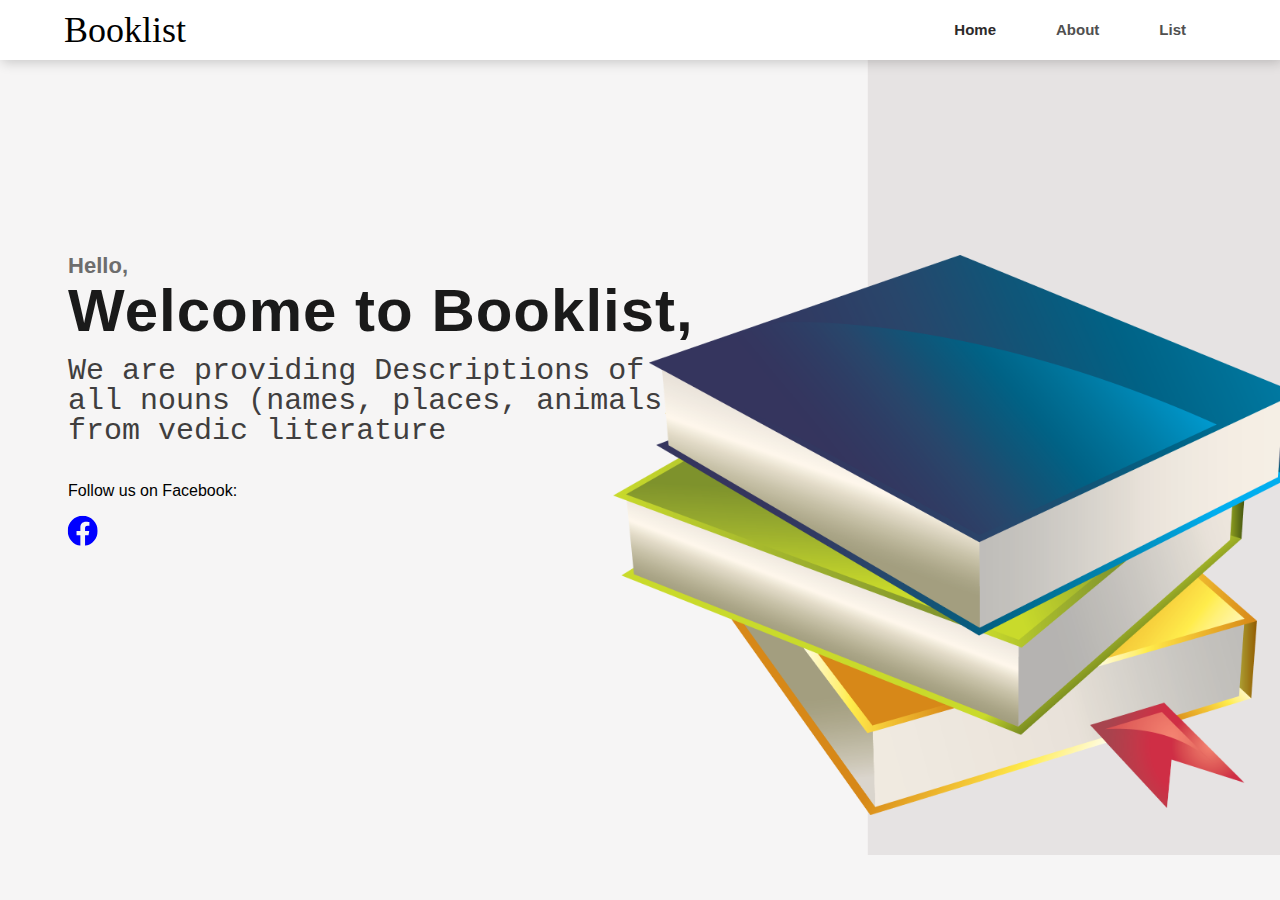
<file: index.html>
<!DOCTYPE html>
<html lang="en">
<head>
    <meta charset="UTF-8">
    <title>Booklist</title>
    <link rel="stylesheet" type="text/css" href="css/style.css">
</head>

<body>
    <section>
        <!--navigation-->
        <nav>
            <!--logo-->
            <a href="index.html" class="logo">Booklist</a>
            <!--menu-->
            <ul>
                <li><a href="index.html" class="active">Home</a></li>
                <li><a href="html/about.html">About</a></li>
                <li><a href="html/list.html">List</a></li>
            </ul>
        </nav>
        <!--text----------------------------------->
        <div class="text-container">
            <p>Hello,</p>
            <p>Welcome to Booklist,</p>
            <p>We are providing Descriptions of <br> all nouns (names, places, animals, things) <br> from vedic literature</p>
            <p>Follow us on Facebook:</p>
            <svg xmlns="http://www.w3.org/2000/svg" width="30" height="30" fill="blue" class="bi bi-facebook" viewBox="0 0 16 16">
                <path fill-rule="evenodd" d="M16 8.049c0-4.446-3.582-8.05-8-8.05C3.58 0-.002 3.603-.002 8.05c0 4.017 2.926 7.347 6.75 7.951v-5.625h-2.03V8.05H6.75V6.275c0-2.017 1.195-3.131 3.022-3.131.876 0 1.791.157 1.791.157v1.98h-1.009c-.993 0-1.303.621-1.303 1.258v1.51h2.218l-.354 2.326H9.25V16c3.824-.604 6.75-3.934 6.75-7.951z"/>
              </svg>

        </div>
        <!--model---------------------------------->
            <img src="images/book_pic.png" class="model" alt="model">
    </section> 
 </body>
</html>
</file>
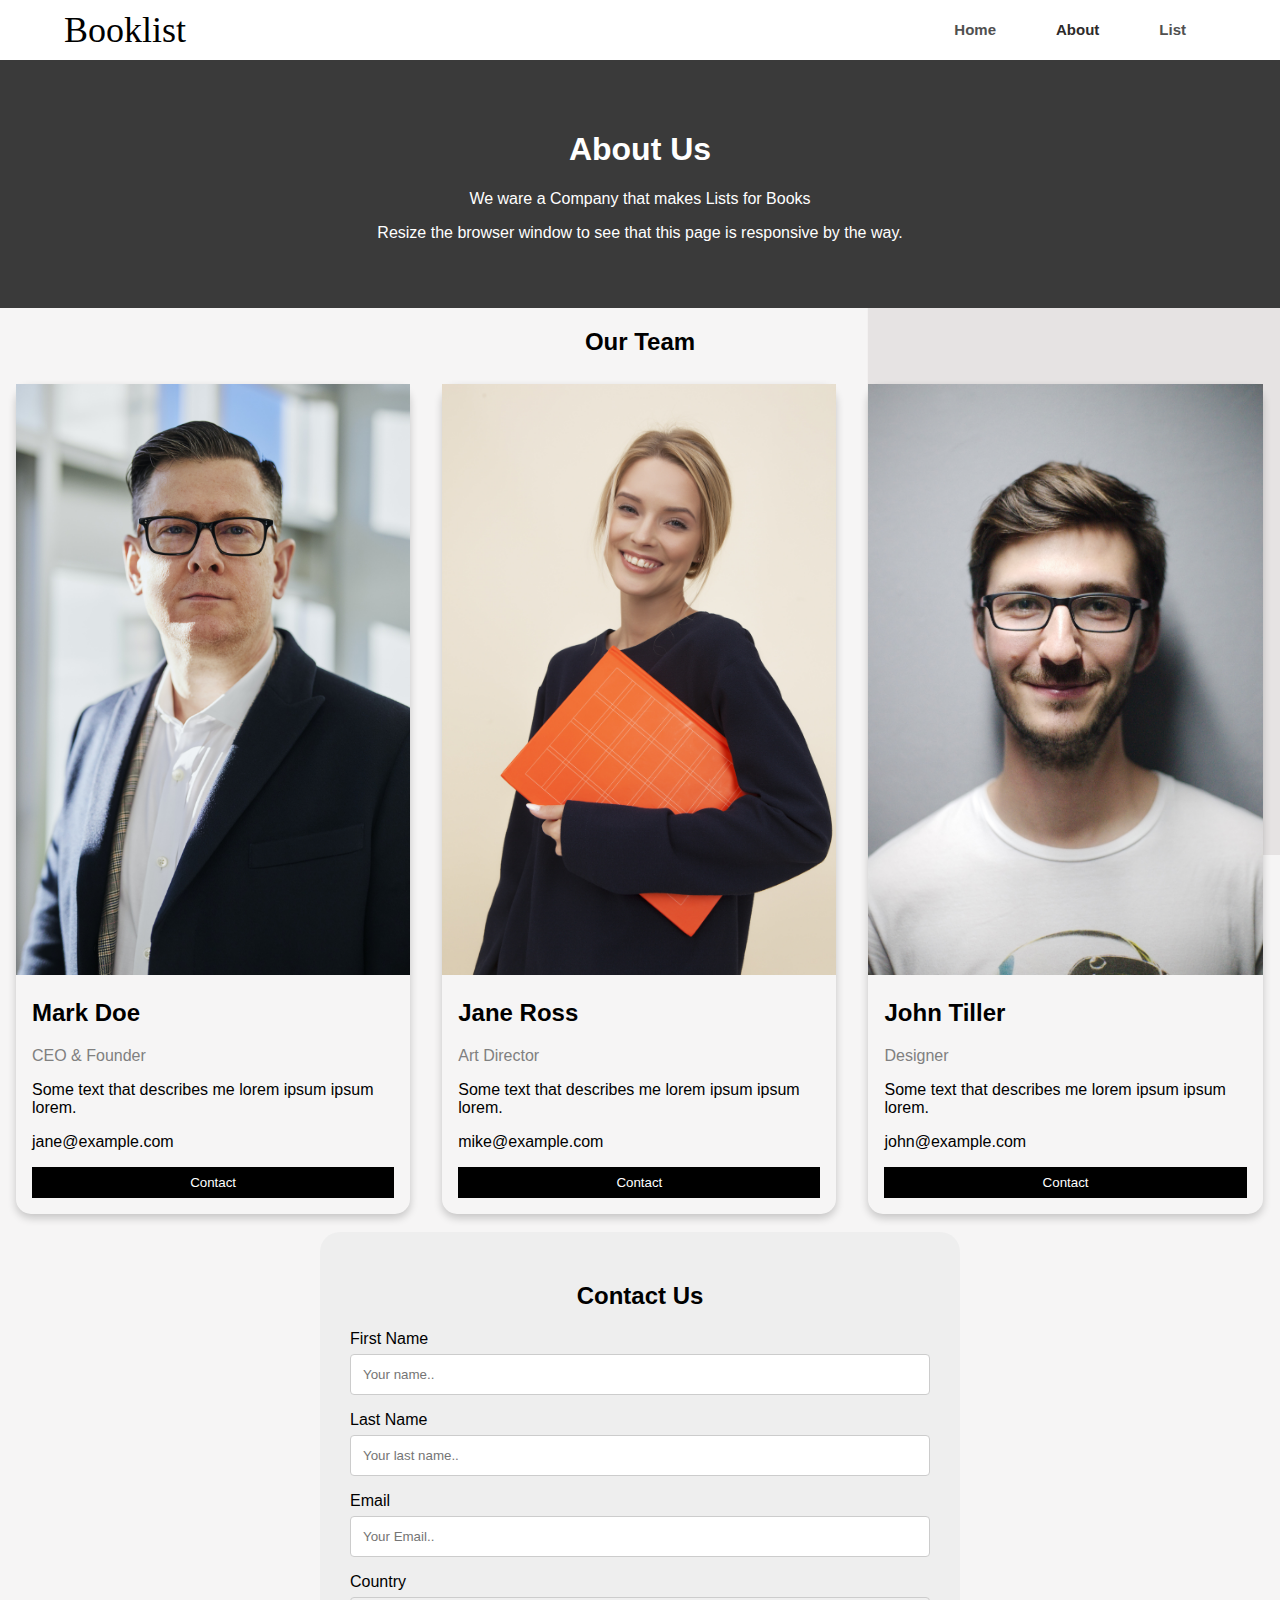
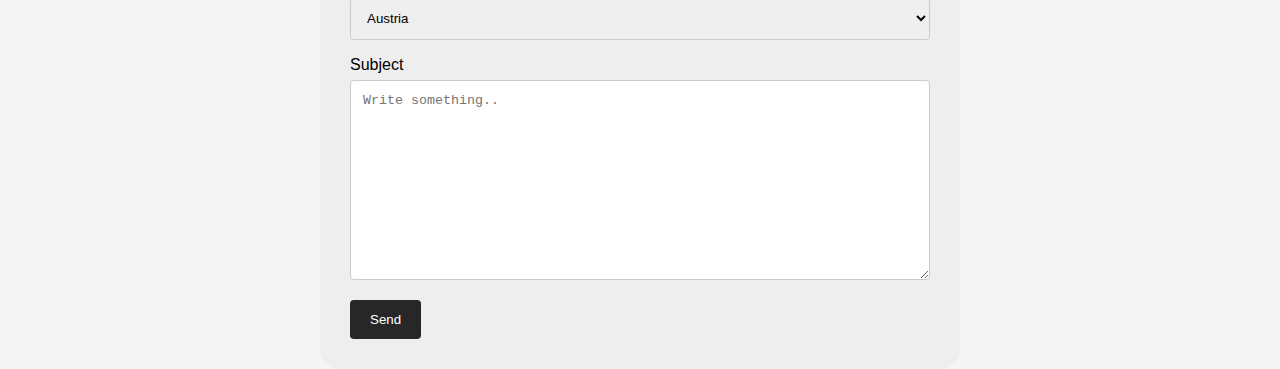
<file: html/about.html>
<!DOCTYPE html>
<html lang="en">
<head>
    <meta charset="UTF-8">
    <title>About</title>
    <link rel="stylesheet" type="text/css" href="../css/style.css">
    <link rel="stylesheet" type="text/css" href="../css/about.css">
    <script defer src="../js/about.js"></script>
</head>

<body>
    <section>
        <!--navigation-->
        <nav>
            <!--logo-->
            <a href="../index.html" class="logo">Booklist</a>
            <!--menu-->
            <ul>
                <li><a href="../index.html">Home</a></li>
                <li><a href="about.html" class="active">About</a></li>
                <li><a href="list.html">List</a></li>
            </ul>
        </nav>
        <div class="about-section">
            <h1>About Us</h1>
            <p>We ware a Company that makes Lists for Books</p>
            <p>Resize the browser window to see that this page is responsive by the way.</p>
          </div>
          
          <h2 style="text-align:center">Our Team</h2>
          <div class="row">
            <div class="column">
              <div class="card">
                <img src="../images/team1.jpg" alt="Jane" style="width:100%">
                <div class="container">
                  <h2>Mark Doe</h2>
                  <p class="title">CEO & Founder</p>
                  <p>Some text that describes me lorem ipsum ipsum lorem.</p>
                  <p>jane@example.com</p>
                  <p><button class="button">Contact</button></p>
                </div>
              </div>
            </div>
          
            <div class="column">
              <div class="card">
                <img src="../images/team2.jpg" alt="Mike" style="width:100%">
                <div class="container">
                  <h2>Jane Ross</h2>
                  <p class="title">Art Director</p>
                  <p>Some text that describes me lorem ipsum ipsum lorem.</p>
                  <p>mike@example.com</p>
                  <p><button class="button">Contact</button></p>
                </div>
              </div>
            </div>
          
            <div class="column">
              <div class="card">
                <img src="../images/team3.jpg" alt="John" style="width:100%">
                <div class="container">
                  <h2>John Tiller</h2>
                  <p class="title">Designer</p>
                  <p>Some text that describes me lorem ipsum ipsum lorem.</p>
                  <p>john@example.com</p>
                  <p><button class="button">Contact</button></p>
                </div>
              </div>
            </div>
          </div>
        <!--form----------------------------------->
        <div id="error" class="container-form">
            <h2 style="text-align:center">Contact Us</h2>
              <form onsubmit="return false" action="/" method="GET">
                <div class="inline-form">
                  <label for="fname">First Name</label>
                  <input type="text" id="firstName" placeholder="Your name.." required>
              
                  <label for="lname">Last Name</label>
                  <input type="text" id="lastName" placeholder="Your last name.." required>
                </div>
                  <label for="email">Email</label>
                  <input type="email" id="email" placeholder="Your Email.." required>
              
                  <label for="country">Country</label>
                  <select id="country" name="country">
                    <option value="austria">Austria</option>
                    <option value="germany">Germany</option>
                    <option value="switzerland">Switzerland</option>
                  </select>
              
                  <label for="subject">Subject</label>
                  <textarea id="subject" name="subject" placeholder="Write something.." style="height:200px"></textarea>
                  <button onclick="sendContact();" type="submit">Send</button>
              </form>


          </div>
    </section> 
 </body>
</file>
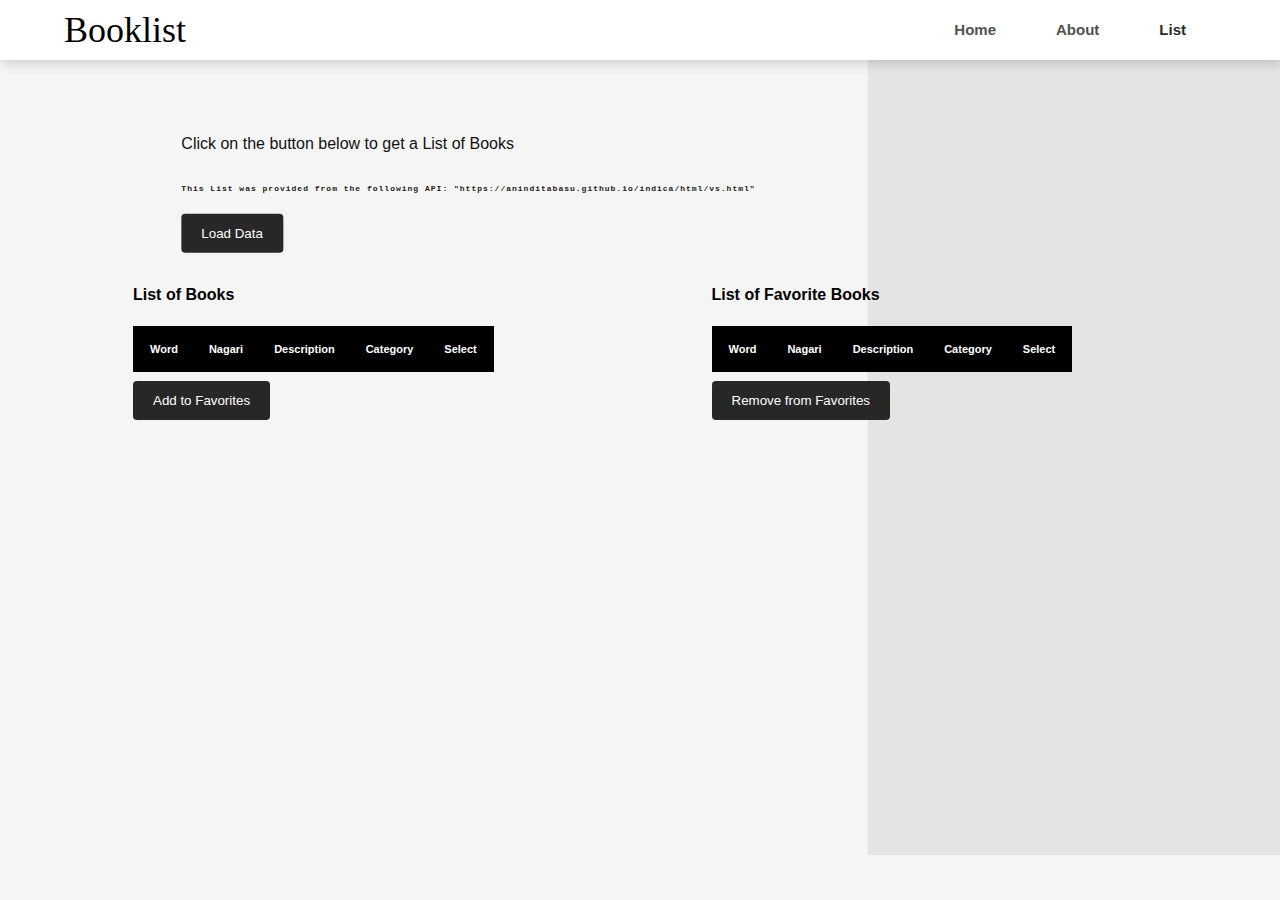
<file: html/list.html>
<!DOCTYPE html>
<html lang="en">
<head>
    <meta charset="UTF-8">
    <title>List</title>
    <link rel="stylesheet" type="text/css" href="../css/style.css">
    <link rel="stylesheet" type="text/css" href="../css/list.css">
    <script defer src="../js/list.js"></script>
</head>

<body>
    <section>
        <!--navigation-->
        <nav>
            <!--logo-->
            <a href="../index.html" class="logo">Booklist</a>
            <!--menu-->
            <ul>
                <li><a href="../index.html">Home</a></li>
                <li><a href="about.html">About</a></li>
                <li><a href="list.html" class="active">List</a></li>
            </ul>
        </nav>
        <!--text & tables-------------------------------->
        <div class="text-container">
            <p id="books">Click on the button below to get a List of Books</p>
            <p style="font-size: 8px; font-family: 'Courier New', Courier, monospace;">This List was provided from the following API: "https://aninditabasu.github.io/indica/html/vs.html"</p>
            <button class="list-btn" onclick="loadDoc()">Load Data</button>
            <br>
            <br>
        </div>
        <div class="table-container">
            <div class="table-size">
                <h4>List of Books</h4>
                    <table id="t01" class="table">
                        <tr>
                            <th>Word</th>
                            <th>Nagari</th>
                            <th>Description</th>
                            <th>Category</th>
                            <th>Select</th>
                        </tr>
                      </table>
                <br>
                <button type="addfav" onclick="tab1_To_tab2();">Add to Favorites</button>
            </div>
            <div class="table-size">
                <h4>List of Favorite Books</h4>
                    <table id="t02" class="table">
                        <tr>
                            <th>Word</th>
                            <th>Nagari</th>
                            <th>Description</th>
                            <th>Category</th>
                            <th>Select</th>
                        </tr>
                      </table>
                      <br>
                      <button type="removefav" onclick="tab2_To_tab1();">Remove from Favorites</button>
            </div>
        </div>
    </section> 
 </body>
</html>
</file>
<file: css/style.css>
body{
	background-color:#f6f5f5;
	margin:0px;
	padding:0px;
}
ul{
	list-style:none;
}
a{
	text-decoration:none;
}
section{
	width:100%;
	height:95vh;
	background-image:url("../images/bg.png");
	background-size:cover;
	background-repeat:no-repeat;
	position: relative;
}
nav {
	display: flex;
	justify-content: space-between;
	align-items:center;
	height:60px;
	background-color:#ffffff;
	box-shadow:2px 2px 12px rgba(0,0,0,0.2);
	padding:0px 5%;
	
}
nav ul{
	display: flex;
}
.toggle{
	display: none;
}
 
nav ul li a{
	margin:30px;
	font-family: Arial;
	color:#505050;
	font-size: 15px;
	font-weight:700;
}
.logo{
	font-family: Lobster;
	color:#000000;
	font-size: 36px;
}
.active{
	color:#2d2a2a;
	font-weight:bold;
}
.text-container p:nth-child(1){
	font-family: 'Gill Sans', 'Gill Sans MT', Calibri, 'Trebuchet MS', sans-serif;
	font-weight: bold;
	color: #6d6d6d;
	font-size: 22px;
}
.text-container p:nth-child(2){
	font-family: 'Gill Sans', 'Gill Sans MT', Calibri, 'Trebuchet MS', sans-serif;
	font-weight: bold;
	letter-spacing: 1px;
	color: #1a1a1a;
	font-size: 60px;
}
.text-container p:nth-child(3){
	font-family: 'Courier New', Courier, monospace;
	color: #403e3e;
	font-size: 30px;
	line-height: 30px;
}
.text-container p{
	line-height: 0px;
	margin: 45px 0px 25px;
}
.text-container{
	position: absolute;
	left: 13%;
	top: 42%;
	transform: translate(-13%, -42%);
}
.model{
	height: 560px;
	position: absolute;
	bottom: 40px;
	left: 80%;
	transform: translateX(-60%);
}
.about-container{
	width: 80%;
	height: 330px;
	background-color: #FFFFFF;
	border-radius: 20px;
	box-shadow: 2px 2px 12px rgba(0,0,0,0.2);
	display: flex;
	margin: -7% auto 20px auto;
	position: relative;
	justify-content: space-evenly;
	align-items: center;
}

.text-container p:nth-child(4) {
	font-family: sans-serif;
	font: bold;
}
</file>
<file: css/about.css>
/*About us Page*/
  body {
    font-family: Arial, Helvetica, sans-serif;
    margin: 0;
  }
  
  html {
    box-sizing: border-box;
  }
  
  *, *:before, *:after {
    box-sizing: inherit;
  }
  
  .column {
    float: left;
    width: 33.3%;
    margin-bottom: 10px;
    padding: 0 8px;
  }
  
  .card {
    box-shadow: 0 4px 8px 0 rgba(0, 0, 0, 0.2);
    margin: 8px;
    border-radius: 15px;
  }
  
  .about-section {
    padding: 50px;
    text-align: center;
    background-color: #3a3a3a;
    color: white;
  }
  
  .container {
    padding: 0 16px;
  }
  
  .container::after, .row::after {
    content: "";
    clear: both;
    display: table;
  }
  
  .title {
    color: grey;
  }
  
  .button {
    border: none;
    outline: 0;
    display: inline-block;
    padding: 8px;
    color: white;
    background-color: #000;
    text-align: center;
    cursor: pointer;
    width: 100%;
  }
  
  .button:hover {
    background-color: #555;
  }
  
  @media screen and (max-width: 650px) {
    .column {
      width: 50%;
      display: block;
    }
  }

  /*Contact Form*/
  /* Style inputs with type="text", select elements and textareas */
input[type=text], select, textarea {
  width: 100%; /* Full width */
  padding: 12px; /* Some padding */ 
  border: 1px solid #ccc; /* Gray border */
  border-radius: 4px; /* Rounded borders */
  box-sizing: border-box; /* Make sure that padding and width stays in place */
  margin-top: 6px; /* Add a top margin */
  margin-bottom: 16px; /* Bottom margin */
  resize: vertical /* Allow the user to vertically resize the textarea (not horizontally) */
}

input[type=email], select, textarea {
  width: 100%; /* Full width */
  padding: 12px; /* Some padding */ 
  border: 1px solid #ccc; /* Gray border */
  border-radius: 4px; /* Rounded borders */
  box-sizing: border-box; /* Make sure that padding and width stays in place */
  margin-top: 6px; /* Add a top margin */
  margin-bottom: 16px; /* Bottom margin */
  resize: vertical /* Allow the user to vertically resize the textarea (not horizontally) */
}

/* Style the submit button with a specific background color etc */
button[type=submit] {
  background-color: #272727;
  color: white;
  padding: 12px 20px;
  border: none;
  border-radius: 4px;
  cursor: pointer;
}

/* When moving the mouse over the submit button, add a darker green color */
button[type=submit]:hover {
  background-color: #017ef3;
}

/* Add a background color and some padding around the form */
.container-form {
  width: 50%;
  margin: auto;
  border-radius: 20px;
  background-color: #eeeeee;
  padding: 30px;
}
</file>
<file: css/list.css>
* {
  box-sizing: border-box;
}
.text-container{
	position: absolute;
	left: 20%;
	top: 20%;
	transform: translate(-13%, -42%);
}
.text-container p{
	line-height: 0px;
	margin: 45px 0px 25px;
}
.list-btn{
  background-color: #272727;
  color: white;
  padding: 12px 20px;
  border: none;
  border-radius: 4px;
  cursor: pointer;
}
.list-btn:hover{
  background-color: #017ef3;
}

.text-container p:nth-child(1){
	font-family: 'Gill Sans', 'Gill Sans MT', Calibri, 'Trebuchet MS', sans-serif;
	font-weight: lighter;
	color: #111111;
	font-size: 16px;
}
table {
    font-family: Arial, Helvetica, sans-serif;
    font-size: 11px;
    display: inline-block;
  }
  table, th, td {
    border: 1px solid black;
    border-collapse: collapse;
  }
  th, td {
    padding: 15px;
    text-align: center;
  }
  #t01 tr:nth-child(even) {
    background-color: #eee;
  }
  #t01 tr:nth-child(odd) {
   background-color: #fff;
  }
  #t01 th {
    background-color: black;
    color: white;
  }
  #t02 tr:nth-child(even) {
    background-color: #eee;
  }
  #t02 tr:nth-child(odd) {
   background-color: #fff;
  }
  #t02 th {
    background-color: black;
    color: white;
  }
  .table-container {
    margin-left:-5px;
    margin-right:-5px;
    height: 70%;
    margin-top: 200px;
    margin-left: 10%;
    overflow-x: auto;
  }
  .table-container::after {
    content: "";
    clear: both;
    display: table;
  }
  .table-size {
    float: left;
    width: 50%;
    padding: 5px;
  }
    /* When moving the mouse over the submit button, add a darker green color */
  button[type=addfav]:hover {
    background-color: #017ef3;
  }
  button[type=addfav] {
    background-color: #272727;
    color: white;
    padding: 12px 20px;
    margin-top: 1%;
    border: none;
    border-radius: 4px;
    cursor: pointer;
  }

  /* When moving the mouse over the submit button, add a darker green color */
  button[type=removefav]:hover {
    background-color: #017ef3;
  }
  button[type=removefav] {
    background-color: #272727;
    color: white;
    padding: 12px 20px;
    margin-top: 1%;
    border: none;
    border-radius: 4px;
    cursor: pointer;
  }
  h4 {
    font-family: sans-serif;
  }

  /* Responsive layout - makes the two columns stack on top of each other instead of next to each other on screens that are smaller than 600 px */
@media screen and (max-width: 600px) {
  .table-container {
    width: 100%;
  }
}
</file>
